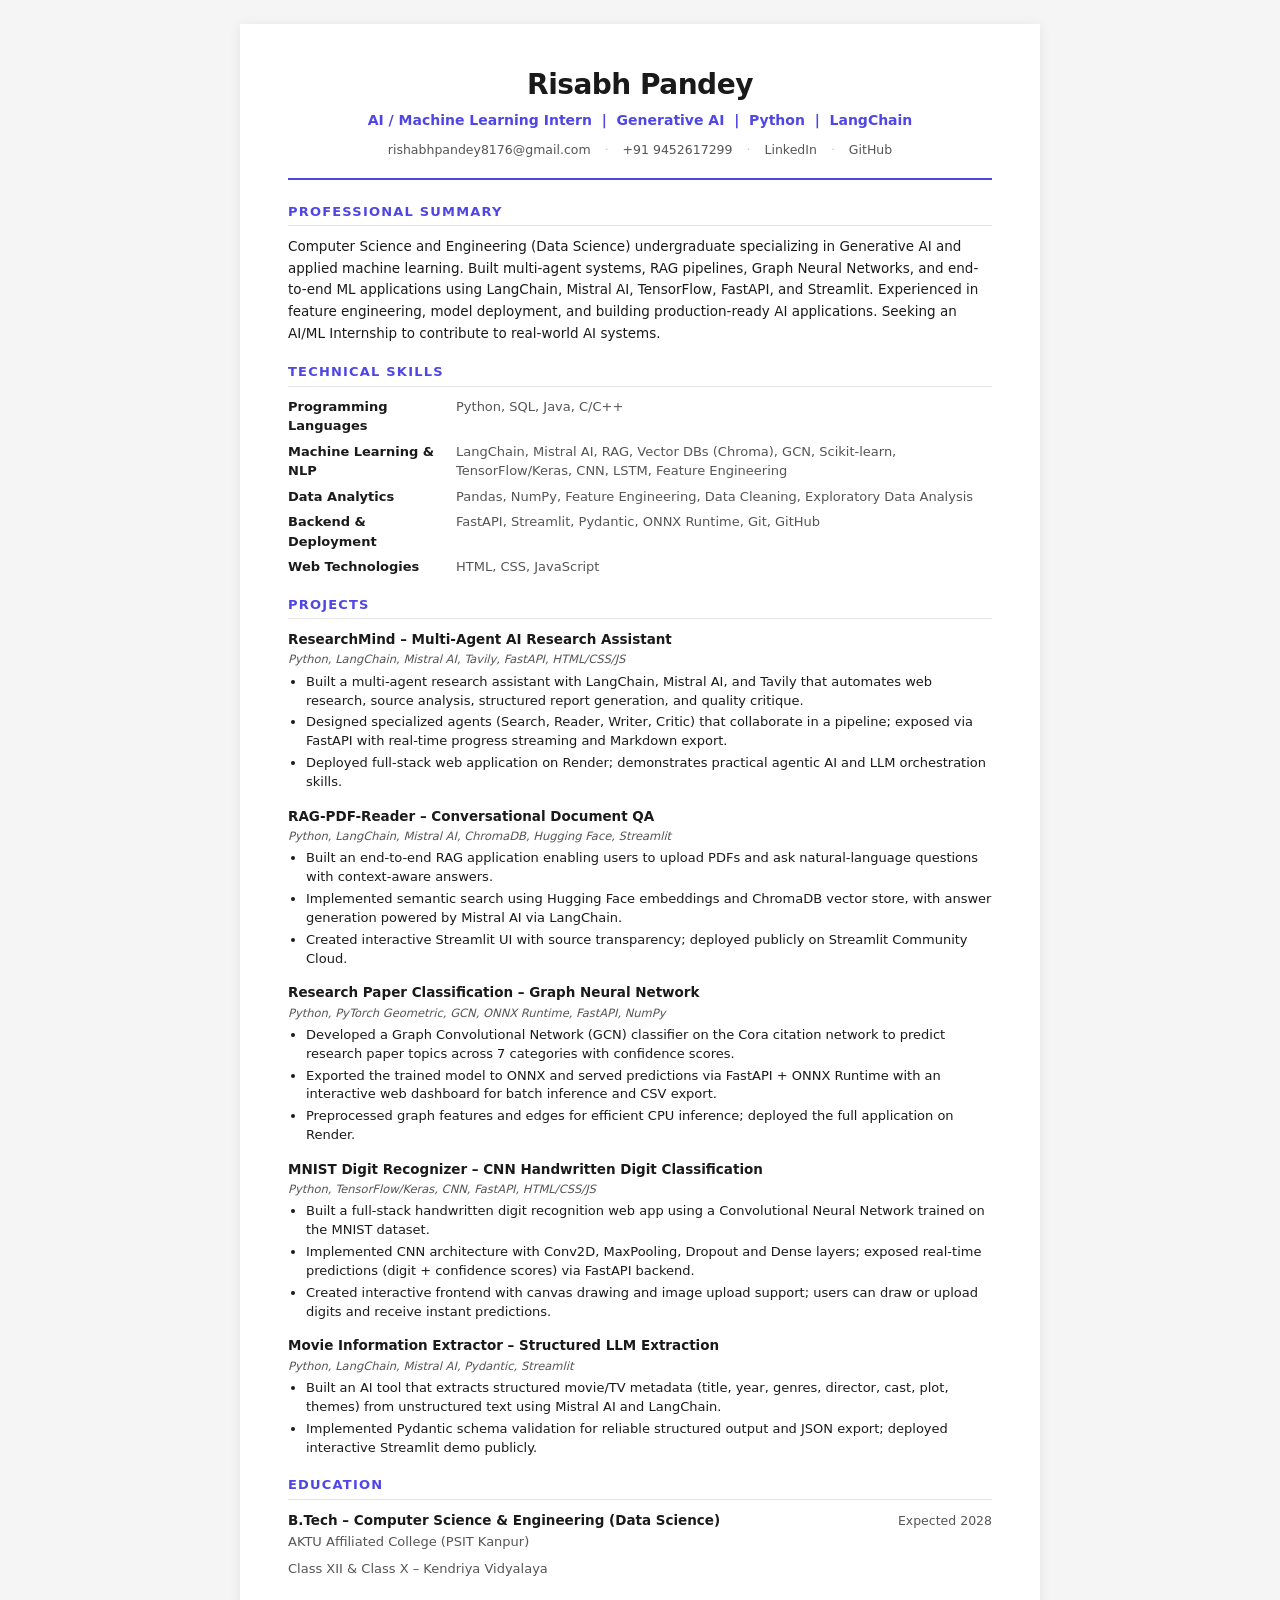
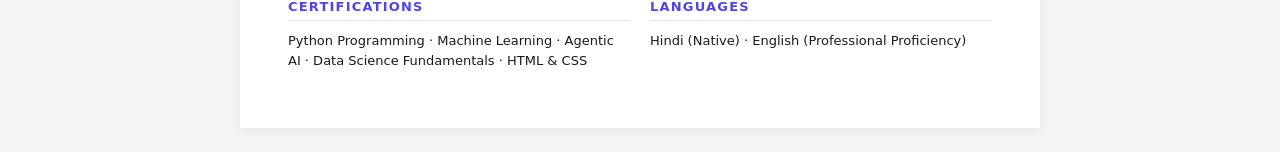
<file: Risabh_Pandey_CV.html>
<!DOCTYPE html>
<html lang="en">
<head>
    <meta charset="UTF-8">
    <meta name="viewport" content="width=device-width, initial-scale=1.0">
    <title>Risabh Pandey — Resume</title>
    <style>
        :root {
            --text: #1a1a1a;
            --muted: #555;
            --accent: #4f46e5;
            --border: #e5e5e5;
            --bg: #ffffff;
        }

        * {
            margin: 0;
            padding: 0;
            box-sizing: border-box;
        }

        body {
            font-family: 'Segoe UI', system-ui, -apple-system, sans-serif;
            color: var(--text);
            background: #f5f5f5;
            line-height: 1.5;
            font-size: 14px;
            padding: 24px 12px;
        }

        .resume {
            max-width: 800px;
            margin: 0 auto;
            background: var(--bg);
            padding: 40px 48px;
            box-shadow: 0 2px 12px rgba(0, 0, 0, 0.08);
        }

        /* Header */
        header {
            text-align: center;
            padding-bottom: 18px;
            border-bottom: 2px solid var(--accent);
            margin-bottom: 22px;
        }

        h1 {
            font-size: 28px;
            font-weight: 700;
            letter-spacing: -0.5px;
            color: var(--text);
            margin-bottom: 4px;
        }

        .title {
            font-size: 14px;
            color: var(--accent);
            font-weight: 600;
            margin-bottom: 10px;
        }

        .contact {
            font-size: 12.5px;
            color: var(--muted);
            display: flex;
            flex-wrap: wrap;
            justify-content: center;
            gap: 6px 14px;
        }

        .contact a {
            color: var(--muted);
            text-decoration: none;
        }

        .contact a:hover {
            color: var(--accent);
        }

        .contact span {
            color: #ccc;
        }

        /* Sections */
        section {
            margin-bottom: 18px;
        }

        h2 {
            font-size: 13px;
            font-weight: 700;
            text-transform: uppercase;
            letter-spacing: 1.2px;
            color: var(--accent);
            border-bottom: 1px solid var(--border);
            padding-bottom: 4px;
            margin-bottom: 10px;
        }

        /* Summary */
        .summary {
            color: var(--text);
            font-size: 13.5px;
            line-height: 1.6;
        }

        /* Skills */
        .skills-grid {
            display: grid;
            gap: 6px;
        }

        .skill-row {
            display: grid;
            grid-template-columns: 160px 1fr;
            gap: 8px;
            font-size: 13px;
        }

        .skill-label {
            font-weight: 600;
            color: var(--text);
        }

        .skill-value {
            color: var(--muted);
        }

        /* Projects */
        .project {
            margin-bottom: 14px;
        }

        .project:last-child {
            margin-bottom: 0;
        }

        .project-header {
            display: flex;
            justify-content: space-between;
            align-items: baseline;
            flex-wrap: wrap;
            gap: 4px;
            margin-bottom: 2px;
        }

        .project-name {
            font-weight: 700;
            font-size: 13.5px;
            color: var(--text);
        }

        .project-tech {
            font-size: 11.5px;
            color: var(--muted);
            font-style: italic;
        }

        .project ul {
            margin: 4px 0 0 18px;
            padding: 0;
        }

        .project li {
            margin-bottom: 3px;
            font-size: 13px;
            color: var(--text);
            line-height: 1.45;
        }

        /* Education */
        .edu-item {
            margin-bottom: 8px;
        }

        .edu-header {
            display: flex;
            justify-content: space-between;
            align-items: baseline;
            flex-wrap: wrap;
            gap: 4px;
        }

        .edu-title {
            font-weight: 700;
            font-size: 13.5px;
        }

        .edu-meta {
            font-size: 12.5px;
            color: var(--muted);
        }

        .edu-detail {
            font-size: 13px;
            color: var(--muted);
            margin-top: 1px;
        }

        /* Certs & Languages */
        .two-col {
            display: grid;
            grid-template-columns: 1fr 1fr;
            gap: 20px;
        }

        .certs, .langs {
            font-size: 13px;
            color: var(--text);
        }

        /* Print */
        @media print {
            body {
                background: white;
                padding: 0;
            }
            .resume {
                box-shadow: none;
                padding: 24px 32px;
                max-width: 100%;
            }
            .contact a {
                color: var(--muted);
            }
        }

        @media (max-width: 600px) {
            .resume {
                padding: 28px 20px;
            }
            .skill-row {
                grid-template-columns: 1fr;
                gap: 2px;
            }
            .two-col {
                grid-template-columns: 1fr;
            }
            h1 {
                font-size: 24px;
            }
        }
    </style>
</head>
<body>
    <div class="resume">
        <header>
            <h1>Risabh Pandey</h1>
            <p class="title">AI / Machine Learning Intern &nbsp;|&nbsp; Generative AI &nbsp;|&nbsp; Python &nbsp;|&nbsp; LangChain</p>
            <div class="contact">
                <a href="mailto:rishabhpandey8176@gmail.com">rishabhpandey8176@gmail.com</a>
                <span>·</span>
                <a href="tel:+919452617299">+91 9452617299</a>
                <span>·</span>
                <a href="https://www.linkedin.com/in/risabhpandey94" target="_blank" rel="noopener">LinkedIn</a>
                <span>·</span>
                <a href="https://github.com/RisabhPandey" target="_blank" rel="noopener">GitHub</a>
            </div>
        </header>

        <section>
            <h2>Professional Summary</h2>
            <p class="summary">
                Computer Science and Engineering (Data Science) undergraduate specializing in Generative AI and applied machine learning. Built multi-agent systems, RAG pipelines, Graph Neural Networks, and end-to-end ML applications using LangChain, Mistral AI, TensorFlow, FastAPI, and Streamlit. Experienced in feature engineering, model deployment, and building production-ready AI applications. Seeking an AI/ML Internship to contribute to real-world AI systems.
            </p>
        </section>

        <section>
            <h2>Technical Skills</h2>
            <div class="skills-grid">
                <div class="skill-row">
                    <span class="skill-label">Programming Languages</span>
                    <span class="skill-value">Python, SQL, Java, C/C++</span>
                </div>
                <div class="skill-row">
                    <span class="skill-label">Machine Learning &amp; NLP</span>
                    <span class="skill-value">LangChain, Mistral AI, RAG, Vector DBs (Chroma), GCN, Scikit-learn, TensorFlow/Keras, CNN, LSTM, Feature Engineering</span>
                </div>
                <div class="skill-row">
                    <span class="skill-label">Data Analytics</span>
                    <span class="skill-value">Pandas, NumPy, Feature Engineering, Data Cleaning, Exploratory Data Analysis</span>
                </div>
                <div class="skill-row">
                    <span class="skill-label">Backend &amp; Deployment</span>
                    <span class="skill-value">FastAPI, Streamlit, Pydantic, ONNX Runtime, Git, GitHub</span>
                </div>
                <div class="skill-row">
                    <span class="skill-label">Web Technologies</span>
                    <span class="skill-value">HTML, CSS, JavaScript</span>
                </div>
            </div>
        </section>

        <section>
            <h2>Projects</h2>

            <div class="project">
                <div class="project-header">
                    <span class="project-name">ResearchMind – Multi-Agent AI Research Assistant</span>
                </div>
                <p class="project-tech">Python, LangChain, Mistral AI, Tavily, FastAPI, HTML/CSS/JS</p>
                <ul>
                    <li>Built a multi-agent research assistant with LangChain, Mistral AI, and Tavily that automates web research, source analysis, structured report generation, and quality critique.</li>
                    <li>Designed specialized agents (Search, Reader, Writer, Critic) that collaborate in a pipeline; exposed via FastAPI with real-time progress streaming and Markdown export.</li>
                    <li>Deployed full-stack web application on Render; demonstrates practical agentic AI and LLM orchestration skills.</li>
                </ul>
            </div>

            <div class="project">
                <div class="project-header">
                    <span class="project-name">RAG-PDF-Reader – Conversational Document QA</span>
                </div>
                <p class="project-tech">Python, LangChain, Mistral AI, ChromaDB, Hugging Face, Streamlit</p>
                <ul>
                    <li>Built an end-to-end RAG application enabling users to upload PDFs and ask natural-language questions with context-aware answers.</li>
                    <li>Implemented semantic search using Hugging Face embeddings and ChromaDB vector store, with answer generation powered by Mistral AI via LangChain.</li>
                    <li>Created interactive Streamlit UI with source transparency; deployed publicly on Streamlit Community Cloud.</li>
                </ul>
            </div>

            <div class="project">
                <div class="project-header">
                    <span class="project-name">Research Paper Classification – Graph Neural Network</span>
                </div>
                <p class="project-tech">Python, PyTorch Geometric, GCN, ONNX Runtime, FastAPI, NumPy</p>
                <ul>
                    <li>Developed a Graph Convolutional Network (GCN) classifier on the Cora citation network to predict research paper topics across 7 categories with confidence scores.</li>
                    <li>Exported the trained model to ONNX and served predictions via FastAPI + ONNX Runtime with an interactive web dashboard for batch inference and CSV export.</li>
                    <li>Preprocessed graph features and edges for efficient CPU inference; deployed the full application on Render.</li>
                </ul>
            </div>

            <div class="project">
                <div class="project-header">
                    <span class="project-name">MNIST Digit Recognizer – CNN Handwritten Digit Classification</span>
                </div>
                <p class="project-tech">Python, TensorFlow/Keras, CNN, FastAPI, HTML/CSS/JS</p>
                <ul>
                    <li>Built a full-stack handwritten digit recognition web app using a Convolutional Neural Network trained on the MNIST dataset.</li>
                    <li>Implemented CNN architecture with Conv2D, MaxPooling, Dropout and Dense layers; exposed real-time predictions (digit + confidence scores) via FastAPI backend.</li>
                    <li>Created interactive frontend with canvas drawing and image upload support; users can draw or upload digits and receive instant predictions.</li>
                </ul>
            </div>

            <div class="project">
                <div class="project-header">
                    <span class="project-name">Movie Information Extractor – Structured LLM Extraction</span>
                </div>
                <p class="project-tech">Python, LangChain, Mistral AI, Pydantic, Streamlit</p>
                <ul>
                    <li>Built an AI tool that extracts structured movie/TV metadata (title, year, genres, director, cast, plot, themes) from unstructured text using Mistral AI and LangChain.</li>
                    <li>Implemented Pydantic schema validation for reliable structured output and JSON export; deployed interactive Streamlit demo publicly.</li>
                </ul>
            </div>
        </section>

        <section>
            <h2>Education</h2>
            <div class="edu-item">
                <div class="edu-header">
                    <span class="edu-title">B.Tech – Computer Science &amp; Engineering (Data Science)</span>
                    <span class="edu-meta">Expected 2028</span>
                </div>
                <p class="edu-detail">AKTU Affiliated College (PSIT Kanpur)</p>
            </div>
            <div class="edu-item">
                <p class="edu-detail">Class XII &amp; Class X – Kendriya Vidyalaya</p>
            </div>
        </section>

        <div class="two-col">
            <section>
                <h2>Certifications</h2>
                <p class="certs">Python Programming · Machine Learning · Agentic AI · Data Science Fundamentals · HTML &amp; CSS</p>
            </section>
            <section>
                <h2>Languages</h2>
                <p class="langs">Hindi (Native) · English (Professional Proficiency)</p>
            </section>
        </div>
    </div>
</body>
</html>
</file>
